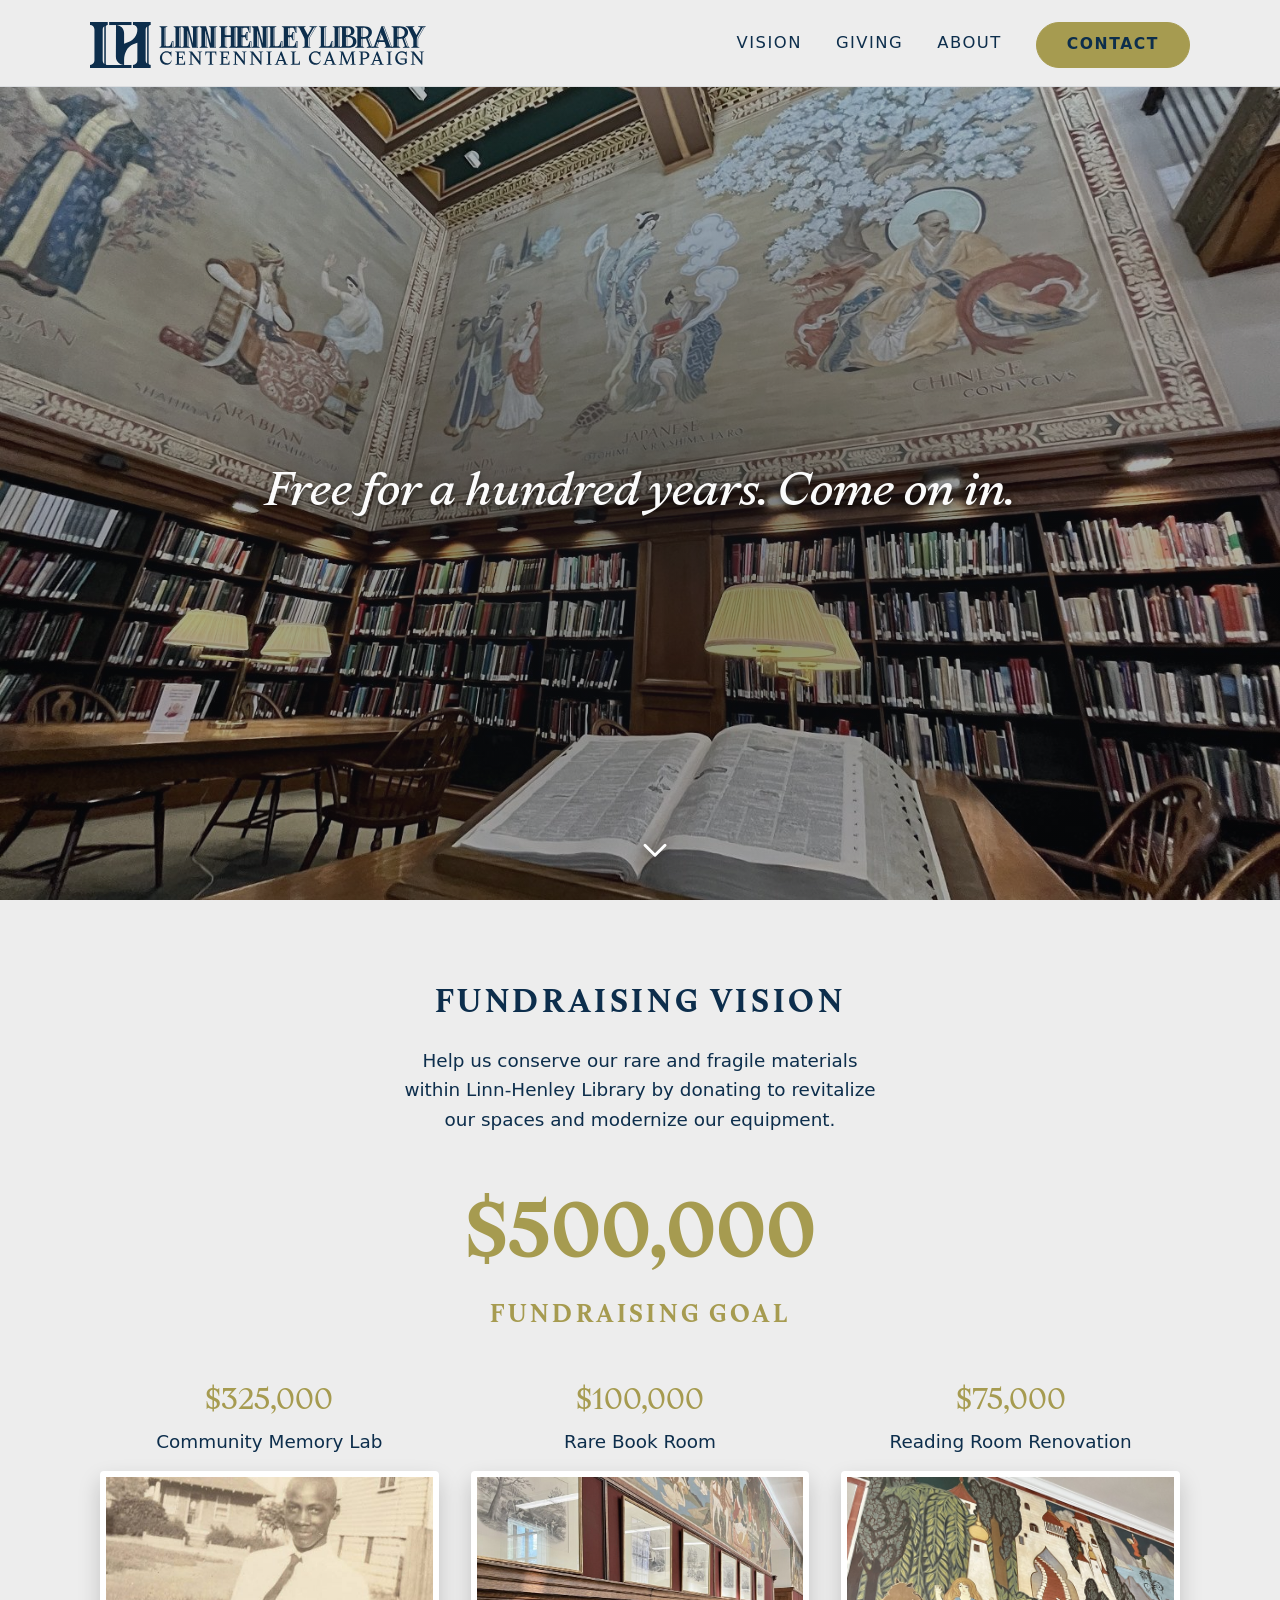
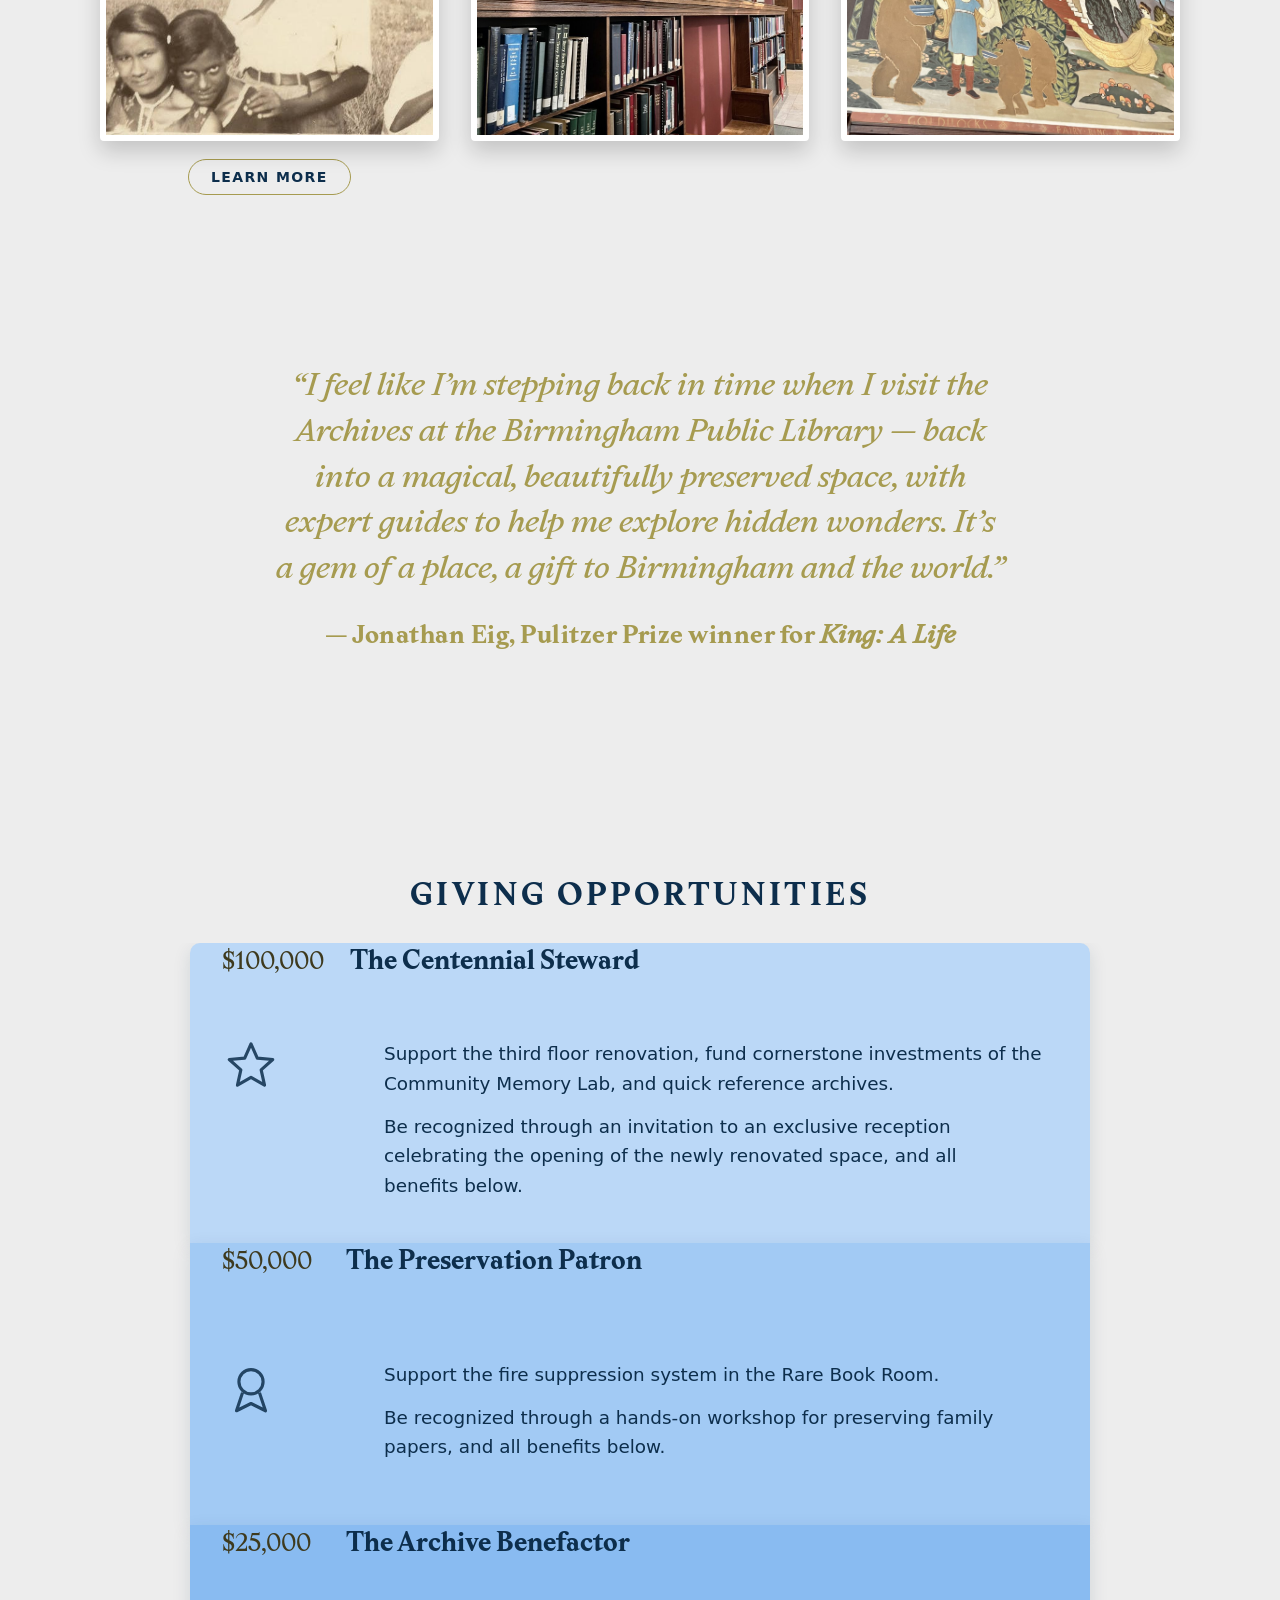
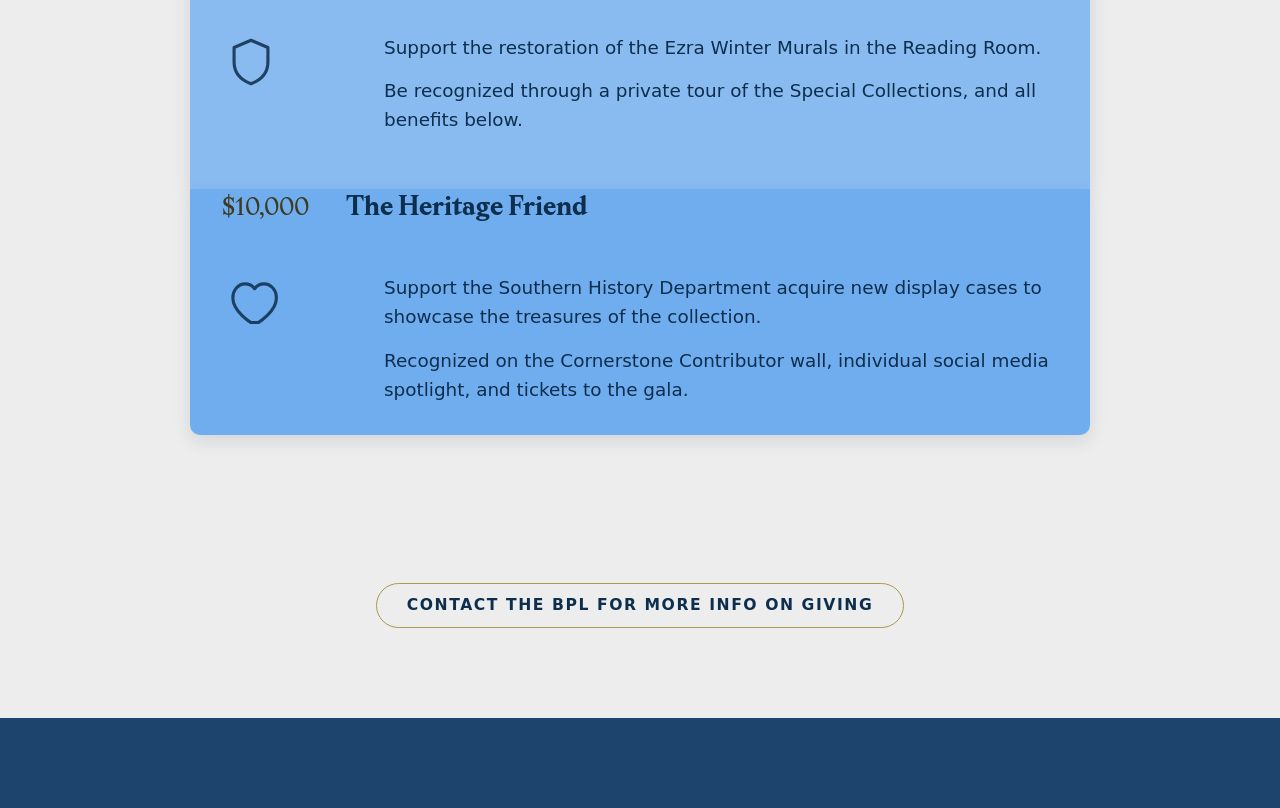
<file: index.html>
<!doctype html>
<html lang="en">
<head>
<meta charset="UTF-8">
<meta name="viewport" content="width=device-width, initial-scale=1.0">
<title>Linn-Henley Centennial — Free for a Hundred Years</title>
<link rel="stylesheet" href="styles.css">
</head>
<body>

<header class="site-header">
  <div class="container">
    <a class="brand" href="index.html">
      <img class="brand-logo" src="images/linn-henley-logo.svg" alt="Linn-Henley Library Centennial Campaign">
    </a>
    <button class="nav-toggle" id="navToggle" aria-label="Toggle menu" aria-expanded="false">
      <span></span><span></span><span></span>
    </button>
    <nav class="main-nav" id="mainNav">
      <a class="nav-link" href="#vision">Vision</a>
      <a class="nav-link" href="#giving">Giving</a>
      <a class="nav-link" href="about.html">About</a>
      <a class="btn btn-solid" href="#" data-open-contact>Contact</a>
    </nav>
  </div>
</header>

<section class="hero" id="hero">
  <div class="hero-fallback" aria-hidden="true" style="background-image:url('images/hero-reading-room.jpg');"></div>
  <p class="hero-copy">Free for a hundred years. Come on in.</p>
  <span class="scroll-cue" aria-hidden="true">
    <svg width="30" height="30" viewBox="0 0 24 24" fill="none"><path d="M4 9l8 8 8-8" stroke="#ffffff" stroke-width="2.4" stroke-linecap="round" stroke-linejoin="round"/></svg>
  </span>
</section>

<section class="vision" id="vision">
  <div class="container">
    <p class="eyebrow section-title">Fundraising Vision</p>
    <p class="lede">Help us conserve our rare and fragile materials within Linn&#8209;Henley Library by donating to revitalize our spaces and modernize our equipment.</p>

    <div class="goal-figure">
      <span class="amount">$500,000</span>
      <span class="amount-label">Fundraising Goal</span>
    </div>

    <div class="project-cols">
      <div class="project-col">
        <span class="fig">$325,000</span>
        <p class="cap">Community Memory Lab</p>
        <div class="thumb thumb-flip" tabindex="0">
          <div class="thumb-flip-inner">
            <div class="thumb-face thumb-front" style="background-image:url('images/memory-lab-family.jpg');">
              <span class="thumb-tap" aria-hidden="true">
                <svg viewBox="0 0 24 24" fill="none"><path d="M4 4v5h5M20 20v-5h-5" stroke="#fff" stroke-width="1.6" stroke-linecap="round" stroke-linejoin="round"/><path d="M4.5 15a8 8 0 0013.9 3.4M19.5 9A8 8 0 005.6 5.6" stroke="#fff" stroke-width="1.6" stroke-linecap="round" stroke-linejoin="round"/></svg>
              </span>
            </div>
            <div class="thumb-face thumb-back">
              <p>The Community Memory Lab will give Birmingham families free access to professional scanners, audio transfer equipment, software, and hosting. You can bring in photographs, documents, and recordings, make digital copies, and take your originals home with you. We project that 600 families a year will use the service. The renovation also expands the Archives onto the third floor, with a quick-reference space for the most heavily used collections.</p>
            </div>
          </div>
        </div>
        <a class="btn btn-outline" href="about.html#memory-lab">Learn More</a>
      </div>
      <div class="project-col">
        <span class="fig">$100,000</span>
        <p class="cap">Rare Book Room</p>
        <div class="thumb thumb-flip" tabindex="0">
          <div class="thumb-flip-inner">
            <div class="thumb-face thumb-front" style="background-image:url('images/rare-book-room-nook.jpg');">
              <span class="thumb-tap" aria-hidden="true">
                <svg viewBox="0 0 24 24" fill="none"><path d="M4 4v5h5M20 20v-5h-5" stroke="#fff" stroke-width="1.6" stroke-linecap="round" stroke-linejoin="round"/><path d="M4.5 15a8 8 0 0013.9 3.4M19.5 9A8 8 0 005.6 5.6" stroke="#fff" stroke-width="1.6" stroke-linecap="round" stroke-linejoin="round"/></svg>
              </span>
            </div>
            <div class="thumb-face thumb-back">
              <p>The Rare Book Room&rsquo;s fire suppression system is obsolete and nonfunctional. A new system uses clean, next-generation extinguishing agents that are colorless, odorless, and leave no residue on library materials. The library that stood in City Hall burned in 1925. This makes sure that never happens again.</p>
            </div>
          </div>
        </div>
      </div>
      <div class="project-col">
        <span class="fig">$75,000</span>
        <p class="cap">Reading Room Renovation</p>
        <div class="thumb thumb-flip" tabindex="0">
          <div class="thumb-flip-inner">
            <div class="thumb-face thumb-front" style="background-image:url('images/reading-room-renovation.jpg');">
              <span class="thumb-tap" aria-hidden="true">
                <svg viewBox="0 0 24 24" fill="none"><path d="M4 4v5h5M20 20v-5h-5" stroke="#fff" stroke-width="1.6" stroke-linecap="round" stroke-linejoin="round"/><path d="M4.5 15a8 8 0 0013.9 3.4M19.5 9A8 8 0 005.6 5.6" stroke="#fff" stroke-width="1.6" stroke-linecap="round" stroke-linejoin="round"/></svg>
              </span>
            </div>
            <div class="thumb-face thumb-back">
              <p>The Ezra Winter murals in the reading room are being restored, and museum-quality display cases will put the Southern History Department&rsquo;s rarest materials on view. When the work is complete, the reading room will open again as a place to study, discover, and work with the city&rsquo;s history.</p>
            </div>
          </div>
        </div>
      </div>
    </div>

    <blockquote class="pull-quote">
      &ldquo;I feel like I&rsquo;m stepping back in time when I visit the Archives at the Birmingham Public Library &mdash; back into a magical, beautifully preserved space, with expert guides to help me explore hidden wonders. It&rsquo;s a gem of a place, a gift to Birmingham and the world.&rdquo;
      <cite>&mdash; Jonathan Eig, Pulitzer Prize winner for <em>King: A Life</em></cite>
    </blockquote>
  </div>
</section>

<section class="giving" id="giving">
  <div class="giving-sticky-title">
    <div class="container">
      <p class="section-title">Giving Opportunities</p>
    </div>
  </div>
  <div class="container">
    <div class="tier-list">
      <div class="tier">
        <div class="tier-head">
          <span class="tier-price">$100,000</span>
          <h3 class="tier-name">The Centennial Steward</h3>
        </div>
        <span class="tier-icon" aria-hidden="true">
          <svg viewBox="0 0 24 24" fill="none"><path d="M12 2l2.6 5.9 6.4.6-4.8 4.3 1.4 6.3L12 15.9 6.4 19.1l1.4-6.3-4.8-4.3 6.4-.6L12 2z" stroke="#0D2E4C" stroke-width="1.3" stroke-linejoin="round"/></svg>
        </span>
        <div class="tier-detail">
          <p>Support the third floor renovation, fund cornerstone investments of the Community Memory Lab, and quick reference archives.</p>
          <p>Be recognized through an invitation to an exclusive reception celebrating the opening of the newly renovated space, and all benefits below.</p>
        </div>
      </div>

      <div class="tier">
        <div class="tier-head">
          <span class="tier-price">$50,000</span>
          <h3 class="tier-name">The Preservation Patron</h3>
        </div>
        <span class="tier-icon" aria-hidden="true">
          <svg viewBox="0 0 24 24" fill="none"><circle cx="12" cy="9" r="5" stroke="#0D2E4C" stroke-width="1.3"/><path d="M8.5 13.5L6 21l6-3 6 3-2.5-7.5" stroke="#0D2E4C" stroke-width="1.3" stroke-linejoin="round"/></svg>
        </span>
        <div class="tier-detail">
          <p>Support the fire suppression system in the Rare Book Room.</p>
          <p>Be recognized through a hands-on workshop for preserving family papers, and all benefits below.</p>
        </div>
      </div>

      <div class="tier">
        <div class="tier-head">
          <span class="tier-price">$25,000</span>
          <h3 class="tier-name">The Archive Benefactor</h3>
        </div>
        <span class="tier-icon" aria-hidden="true">
          <svg viewBox="0 0 24 24" fill="none"><path d="M12 3l7 3v6c0 4.5-3 7.5-7 9-4-1.5-7-4.5-7-9V6l7-3z" stroke="#0D2E4C" stroke-width="1.3" stroke-linejoin="round"/></svg>
        </span>
        <div class="tier-detail">
          <p>Support the restoration of the Ezra Winter Murals in the Reading Room.</p>
          <p>Be recognized through a private tour of the Special Collections, and all benefits below.</p>
        </div>
      </div>

      <div class="tier" id="heritageFriend">
        <div class="tier-head">
          <span class="tier-price">$10,000</span>
          <h3 class="tier-name">The Heritage Friend</h3>
        </div>
        <span class="tier-icon" aria-hidden="true">
          <svg viewBox="0 0 24 24" fill="none"><path d="M12 20.5s-7.5-4.6-7.5-10.2C4.5 6.9 6.9 4.5 9.6 4.5c1.6 0 3 .8 3.9 2 .9-1.2 2.3-2 3.9-2 2.7 0 5.1 2.4 5.1 5.8 0 5.6-7.5 10.2-7.5 10.2z" stroke="#0D2E4C" stroke-width="1.3" stroke-linejoin="round"/></svg>
        </span>
        <div class="tier-detail">
          <p>Support the Southern History Department acquire new display cases to showcase the treasures of the collection.</p>
          <p>Recognized on the Cornerstone Contributor wall, individual social media spotlight, and tickets to the gala.</p>
        </div>
      </div>
    </div>

    <div class="giving-cta">
      <a class="btn btn-outline" href="#" data-open-contact>Contact the BPL for more info on giving</a>
    </div>
  </div>
</section>

<footer class="site-footer"></footer>

<div class="modal-overlay" id="contactModal">
  <div class="modal-box">
    <button class="modal-close" id="closeContact" aria-label="Close">&times;</button>
    <h2>Contact</h2>
    <p class="modal-lede">Have a question about giving, the campaign, or the collection? Send us a note.</p>
    <form id="contactForm" action="https://formsubmit.co/catherine.oseas@cobpl.org" method="POST">
      <input type="text" name="name" placeholder="Name" required>
      <input type="email" name="email" placeholder="Email" required>
      <input type="text" name="subject" placeholder="Subject">
      <textarea name="message" placeholder="Message" required></textarea>
      <!-- FormSubmit config fields: https://formsubmit.co/ -->
      <input type="hidden" name="_subject" value="New message from the Linn-Henley Centennial site">
      <input type="text" name="_honey" style="display:none" tabindex="-1" autocomplete="off">
      <button type="submit" class="btn btn-solid">Send</button>
    </form>
  </div>
</div>

<script src="script.js"></script>
</body>
</html>
</file>
<file: styles.css>
/* ==========================================================================
   Linn-Henley Centennial — shared stylesheet
   ========================================================================== */

@import url('https://fonts.googleapis.com/css2?family=Libre+Baskerville:ital,wght@0,400;0,700;1,400&family=Alex+Brush&display=swap');

@font-face{
  font-family: 'Aguzzo';
  src: url('fonts/Aguzzo-Regular.woff2') format('woff2');
  font-weight: 400;
  font-style: normal;
  font-display: swap;
}
@font-face{
  font-family: 'Aguzzo';
  src: url('fonts/Aguzzo-Bold.woff2') format('woff2');
  font-weight: 700;
  font-style: normal;
  font-display: swap;
}
@font-face{
  font-family: 'Aguzzo';
  src: url('fonts/Aguzzo-RegularItalic.woff2') format('woff2');
  font-weight: 400;
  font-style: italic;
  font-display: swap;
}

:root{
  --cream:        #EDEDED;
  --cream-deep:   #EDEDED;
  --navy:         #0D2E4C;
  --navy-soft:    #0D2E4C;
  --gold:         #A69B50;
  --gold-deep:    #A69B50;
  --gold-on-blue: #3E3A1E; /* same gold family, darkened — keeps tier prices and stat-card numbers
    at a legible contrast against the new light-blue card backgrounds, where the flat
    #A69B50 gold drops to roughly 1.2–1.9:1 (well under the 4.5:1 AA minimum) */
  --gold-pale:    #A69B50;
  --slate:        #1D446D;
  --slate-deep:   #62748c;
  --grey-block:   #d9d9d9;
  --tier-1:       #BBD8F7;
  --tier-2:       #A2CAF4;
  --tier-3:       #89BBF1;
  --tier-4:       #70ADEE;
  --accent-blue:  #BBD8F7; /* flat card-accent blue: By the Numbers stat cards + Community Memory Lab icons */
  --ink:          #0D2E4C;
  --shadow-soft:  0 6px 18px rgba(13,46,76,0.12);
  --shadow-photo: 0 10px 22px rgba(0,0,0,0.18);
  --serif:        'Aguzzo', 'Baskerville', 'Baskerville Old Face', 'Libre Baskerville', 'Times New Roman', serif;
  --serif-body:   'Aguzzo', 'Baskerville', 'Baskerville Old Face', 'Libre Baskerville', 'Georgia', serif;
  --sans:         'Avenir', 'Avenir Next', 'Century Gothic', 'Segoe UI', system-ui, -apple-system, sans-serif;
  --script:       'Alex Brush', cursive;
  --max: 1180px;
}

*, *::before, *::after{ box-sizing: border-box; }

html{
  scroll-behavior: smooth;
  font-size: 20px; /* was the 16px browser default — bumps every rem-based size up */
}

body{
  margin: 0;
  background: var(--cream);
  color: var(--navy);
  font-family: var(--sans);
  font-size: 22px;
  line-height: 1.6;
  -webkit-font-smoothing: antialiased;
}

/* Any in-page anchor target clears the sticky header when scrolled to. */
[id]{ scroll-margin-top: var(--header-h, 96px); }

/* Headlines, labels, and quotes keep the serif display faces used
   throughout the site; flowing copy (plain <p> tags, inheriting body's
   sans-serif) gets a text-wrap that avoids single-word orphan lines.
   text-wrap:balance evens out short headline/label blocks the same way. */
h1, h2, h3,
blockquote,
.section-title,
.eyebrow,
.lede,
.hero-copy,
.cap,
.amount-label{
  text-wrap: balance;
}
p{
  text-wrap: pretty;
}

img{ max-width: 100%; display: block; }

a{ color: inherit; text-decoration: none; }

.container{
  max-width: var(--max);
  margin: 0 auto;
  padding: 0 40px;
}

.eyebrow{
  font-family: var(--serif);
  font-weight: 600;
  letter-spacing: 0.14em;
  text-transform: uppercase;
  font-size: 0.82rem;
  color: var(--navy);
}

.section-title{
  font-family: var(--serif);
  font-weight: 600;
  text-transform: uppercase;
  letter-spacing: 0.12em;
  font-size: 1.5rem;
  color: var(--navy);
  text-align: center;
  margin: 0 0 18px;
}

.lede{
  text-align: center;
  max-width: 560px;
  margin: 0 auto 46px;
  color: var(--navy-soft);
  font-size: 0.92rem;
}

/* ---------- buttons ---------- */
.btn{
  display: inline-flex;
  align-items: center;
  justify-content: center;
  line-height: 1;
  font-family: var(--sans);
  text-transform: uppercase;
  letter-spacing: 0.1em;
  font-size: 0.78rem;
  font-weight: 600;
  padding: 14px 30px;
  border-radius: 999px;
  border: 1.5px solid var(--gold-deep);
  cursor: pointer;
  transition: transform 0.15s ease, box-shadow 0.15s ease, background 0.2s ease;
}
.btn-solid{
  background: var(--gold-pale);
  color: var(--navy);
}
.btn-solid:hover{
  background: var(--gold);
  transform: translateY(-1px);
  box-shadow: var(--shadow-soft);
}
.btn-outline{
  background: transparent;
  color: var(--navy);
  border-color: var(--gold);
}
.btn-outline:hover{
  background: rgba(166,155,80,0.12);
}

/* ---------- header / nav ---------- */
.site-header{
  background: var(--cream);
  position: sticky;
  top: 0;
  z-index: 40;
  border-bottom: 1px solid rgba(13,46,76,0.08);
}
.site-header .container{
  display: flex;
  align-items: center;
  justify-content: space-between;
  padding-top: 22px;
  padding-bottom: 18px;
}
.brand{
  line-height: 1;
  display: flex;
  align-items: center;
}
.brand .brand-logo{
  display: block;
  height: 46px;
  width: auto;
}

.main-nav{
  display: flex;
  align-items: center;
  gap: 34px;
}
.main-nav a.nav-link{
  font-family: var(--sans);
  text-transform: uppercase;
  letter-spacing: 0.09em;
  font-size: 0.82rem;
  color: var(--navy);
  align-self: center;
}
.main-nav a.nav-link:not(.btn){
  padding-bottom: 4px;
  border-bottom: 1px solid transparent;
  line-height: normal;
}
.main-nav a.nav-link:not(.btn):hover,
.main-nav a.nav-link:not(.btn)[aria-current="page"]{
  border-bottom-color: var(--navy);
}

.nav-toggle{
  display: none;
  background: none;
  border: none;
  cursor: pointer;
  padding: 6px;
}
.nav-toggle span{
  display: block;
  width: 26px;
  height: 2px;
  background: var(--navy);
  margin: 5px 0;
}

/* ---------- hero ---------- */
.hero{
  position: relative;
  min-height: calc(100vh - var(--header-h, 96px));
  background: linear-gradient(180deg, #dedede 0%, #d3d3d3 100%);
  display: flex;
  align-items: center;
  justify-content: center;
  overflow: hidden;
}
.hero video,
.hero .hero-fallback{
  position: absolute;
  inset: 0;
  width: 100%;
  height: 100%;
  object-fit: cover;
}
.hero .hero-fallback{
  /* Real photo is set inline (background-image) once available; this
     gradient is only the pre-photo/no-JS fallback fill. */
  background-color: #d9d9d9;
  background-image: repeating-linear-gradient(135deg, #d9d9d9 0px, #d9d9d9 40px, #dedede 40px, #dedede 80px);
  background-size: cover;
  background-position: center;
  background-repeat: no-repeat;
}
.hero::after{
  content: "";
  position: absolute;
  inset: 0;
  /* Darkens toward the center, where the tagline sits, so the italic
     white text stays legible over a busy, light-toned photo without
     flattening the whole hero image into a uniform dark wash. */
  background: radial-gradient(ellipse at center, rgba(18,22,28,0.58) 0%, rgba(18,22,28,0.38) 45%, rgba(18,22,28,0.22) 100%);
}
.hero-copy{
  position: relative;
  z-index: 2;
  color: #fbfbfb;
  font-family: var(--serif-body);
  font-style: italic;
  font-size: clamp(1.6rem, 3.4vw, 2.6rem);
  text-align: center;
  padding: 0 24px;
  text-shadow: 0 2px 6px rgba(0,0,0,0.55), 0 6px 26px rgba(0,0,0,0.4);
}

/* Scroll cue — a small chevron pinned to the bottom of the hero, nudging
   the visitor to keep scrolling. drop-shadow (rather than text-shadow)
   follows the chevron's own SVG stroke shape, so it stays legible over
   any part of the photo behind it. */
.scroll-cue{
  position: absolute;
  left: 50%;
  bottom: clamp(20px, 4vh, 40px);
  z-index: 2;
  display: block;
  filter: drop-shadow(0 2px 6px rgba(0,0,0,0.5)) drop-shadow(0 6px 14px rgba(0,0,0,0.35));
  animation: scrollCueBob 2.4s ease-in-out infinite;
}
.scroll-cue svg{ display: block; }
@keyframes scrollCueBob{
  0%, 100%{ transform: translate(-50%, 0); }
  50%{ transform: translate(-50%, 10px); }
}
@media (prefers-reduced-motion: reduce){
  .scroll-cue{ animation: none; }
}

/* ---------- fundraising vision ---------- */
.vision{
  padding: 80px 0 60px;
}
.goal-figure{
  text-align: center;
  margin: 30px 0 46px;
}
.goal-figure .amount{
  display: block;
  font-family: var(--serif);
  font-size: clamp(2.6rem, 6vw, 3.6rem);
  color: var(--gold);
  font-weight: 600;
}
.goal-figure .amount-label{
  display: block;
  font-family: var(--serif);
  font-weight: 600;
  text-transform: uppercase;
  letter-spacing: 0.14em;
  font-size: 1.15rem;
  color: var(--gold-deep);
  margin-top: 2px;
}

.project-cols{
  display: grid;
  grid-template-columns: repeat(3, 1fr);
  gap: 32px;
  max-width: 1080px;
  margin: 0 auto;
  padding-bottom: 40px;
}
.project-col{ text-align: center; }
.project-col .fig{
  font-family: var(--serif);
  font-size: 1.4rem;
  color: var(--gold);
}
.project-col .cap{
  font-size: 0.92rem;
  color: var(--navy-soft);
  margin: 2px 0 14px;
}
.project-col .thumb{
  aspect-ratio: 5 / 4;
  position: relative;
}
.project-col .btn{
  margin-top: 18px;
  font-size: 0.7rem;
  padding: 10px 22px;
}

/* Flip cards for the three project thumbs — tap/click or hover/focus
   (keyboard) flips the card over to reveal the detail copy on its back,
   in place of the old hover-triggered tooltip. */
.thumb-flip{ perspective: 1400px; cursor: pointer; }
.thumb-flip-inner{
  position: relative;
  width: 100%;
  height: 100%;
  transition: transform 0.6s cubic-bezier(0.4, 0.2, 0.2, 1);
  transform-style: preserve-3d;
}
/* .is-flipped (toggled in script.js) covers a tap or a keyboard
   Enter/Space. :hover is scoped to (hover:hover) and (pointer:fine) — a
   real mouse — rather than left unscoped: touchscreen browsers routinely
   apply :hover to whatever was just tapped and leave it "stuck" there
   until something else is tapped, which would make a second tap look
   like it does nothing. :focus-within is deliberately not used either,
   for the same reason — a tapped card stays focused afterward. */
@media (hover: hover) and (pointer: fine){
  .thumb-flip:hover .thumb-flip-inner{
    transform: rotateY(180deg);
  }
}
.thumb-flip.is-flipped .thumb-flip-inner{
  transform: rotateY(180deg);
}
.thumb-face{
  position: absolute;
  inset: 0;
  border-radius: 4px;
  border: 6px solid #fff;
  box-shadow: var(--shadow-photo);
  backface-visibility: hidden;
  -webkit-backface-visibility: hidden;
}
.thumb-front{
  background-color: var(--grey-block);
  background-size: cover;
  background-position: center;
  background-repeat: no-repeat;
}
.thumb-back{
  background: var(--navy);
  color: var(--cream);
  transform: rotateY(180deg);
  display: flex;
  align-items: flex-start;
  overflow-y: auto;
  padding: 20px 22px;
  scrollbar-width: thin;
  scrollbar-color: rgba(237,237,237,0.35) transparent;
}
.thumb-back::-webkit-scrollbar{
  width: 8px;
}
.thumb-back::-webkit-scrollbar-track{
  background: transparent;
}
.thumb-back::-webkit-scrollbar-thumb{
  background-color: rgba(237,237,237,0.35);
  border-radius: 10px;
  border: 2px solid var(--navy);
}
.thumb-back::-webkit-scrollbar-thumb:hover{
  background-color: rgba(237,237,237,0.55);
}
.thumb-back p{
  font-family: var(--sans);
  font-size: 0.92rem;
  line-height: 1.55;
  text-align: left;
  text-wrap: pretty;
  margin: 0;
}
/* Tap-to-flip affordance for the three Fundraising Vision photos. Shown
   by default (touch devices, and as a safe fallback anywhere hover isn't
   available); the (hover:hover) and (pointer:fine) block above hides it
   for real mice, since hover already reveals the flip there. It lives
   inside .thumb-front rather than .thumb-flip itself so it disappears
   along with the front face — via that face's own backface-visibility —
   once a visitor taps and the card turns around. */
.thumb-tap{
  position: absolute;
  right: 12px;
  bottom: 12px;
  width: 34px;
  height: 34px;
  border-radius: 50%;
  background: rgba(13,46,76,0.72);
  display: flex;
  align-items: center;
  justify-content: center;
}
.thumb-tap svg{ width: 16px; height: 16px; }
/* This has to come after the .thumb-tap rule above (not just the earlier
   .thumb-flip:hover block) — same specificity, so whichever display value
   is declared LAST in the file wins the cascade for real-mouse visitors. */
@media (hover: hover) and (pointer: fine){
  .thumb-tap{ display: none; }
}
blockquote.pull-quote{
  max-width: 860px;
  margin: 0 auto 120px;
  padding-top: 130px;
  text-align: center;
  font-family: var(--serif-body);
  font-style: italic;
  font-size: clamp(1.45rem, 2.3vw, 2.15rem);
  line-height: 1.55;
  color: var(--gold);
}
blockquote.pull-quote cite{
  display: block;
  margin-top: 24px;
  font-style: normal;
  font-weight: 600;
  font-size: 1.2rem;
  letter-spacing: 0.02em;
  color: var(--gold-deep);
}

/* ---------- giving opportunities ---------- */
.giving{ padding: 20px 0 90px; }

/* Section title pins under the site header while the tiers scroll beneath
   it, echoing the "Revolutionary Mobile Waste Management Solution" title
   on saapro.ae's "why saapro" section. */
.giving-sticky-title{
  position: sticky;
  top: var(--header-h, 96px);
  z-index: 50;
  background: var(--cream);
  padding: 18px 0 22px;
}
.giving-sticky-title .section-title{ margin: 0; }

/* Sticky "stacking cards" list — each tier pins under the previous tier's
   head row (and under the sticky title above) as you scroll, echoing the
   saapro.ae "why saapro" cards: collapsed cards leave only their price +
   title peeking above the active, fully-expanded card underneath.
   Exact `top` offsets, z-index, and trailing scroll room are computed and
   applied by script.js (setupGivingStack) so this keeps working whatever
   the rendered header/title/head-row heights turn out to be; the values
   below are just a same-ballpark fallback for the instant before JS runs. */
:root{
  --tier-head-h: 84px;
}
.tier-list{
  max-width: 900px;
  margin: 0 auto;
  border-radius: 10px;
}
.tier{
  position: sticky;
  display: grid;
  grid-template-columns: 130px 1fr;
  grid-template-rows: auto auto;
  column-gap: 32px;
  padding: 0 32px 30px;
  transition: filter 0.2s ease;
  box-shadow: var(--shadow-soft);
}
.tier:first-child{ border-top-left-radius: 10px; border-top-right-radius: 10px; }
.tier.tier-step-4{ border-bottom-left-radius: 10px; border-bottom-right-radius: 10px; }

/* Real (non-padding) trailing height inside .tier-list so the last tier's
   sticky containing block actually extends past its own box — see
   setupGivingStack in script.js for why this can't be padding instead.
   Invisible: no background of its own, and it sits behind the last
   tier's higher z-index the entire time it would otherwise be visible. */
.tier-dwell-spacer{ pointer-events: none; }

/* All four tiers are direct children of .tier-list and share it as their
   sticky containing block — the classic "stacking cards" setup: each
   earlier, lower-z-index tier stays stuck underneath the ones stacking on
   top of it for as long as .tier-list has height left below it, which is
   what makes them genuinely overlap rather than leave a gap. These are
   addressed by an explicit class set by JS (rather than :nth-child)
   because setupGivingStack also gives .tier-list some extra trailing
   height for the last tier's own dwell time, and JS is what computes it. */
.tier.tier-step-1{ background: var(--tier-1); top: calc(var(--header-h, 96px) + 76px); z-index: 1; }
.tier.tier-step-2{ background: var(--tier-2); top: calc(var(--header-h, 96px) + 76px + var(--tier-head-h)); z-index: 2; }
.tier.tier-step-3{ background: var(--tier-3); top: calc(var(--header-h, 96px) + 76px + var(--tier-head-h) * 2); z-index: 3; }
.tier.tier-step-4{ background: var(--tier-4); top: calc(var(--header-h, 96px) + 76px + var(--tier-head-h) * 3); z-index: 4; }

.tier:hover{ filter: brightness(1.03); }

.tier .tier-head{
  grid-column: 1 / -1;
  display: flex;
  align-items: baseline;
  gap: 26px;
  height: var(--tier-head-h);
}
.tier .tier-price{
  font-family: var(--serif);
  font-size: 1.15rem;
  color: var(--gold-on-blue);
  white-space: nowrap;
  min-width: 98px;
}
.tier .tier-name{
  font-family: var(--serif);
  font-weight: 600;
  font-size: 1.25rem;
  color: var(--navy);
  margin: 0;
}

.tier .tier-icon{
  grid-column: 1;
  width: 58px;
  height: 58px;
  opacity: 0.85;
}
.tier .tier-icon svg{ width: 100%; height: 100%; }

.tier .tier-detail{
  grid-column: 2;
  font-size: 0.92rem;
  color: var(--navy);
}
.tier .tier-detail p{ margin: 0 0 14px; }
.tier .tier-detail p:last-child{ margin-bottom: 0; }

.giving-cta{ text-align: center; padding-top: 30px; }

/* ---------- footer ---------- */
.site-footer{
  background: var(--slate);
  height: 90px;
}

/* ---------- about page ---------- */
.about-intro{
  padding: 70px 0 0;
}
.about-intro .about-grid{
  display: grid;
  grid-template-columns: 320px 1fr;
  gap: 46px;
  align-items: stretch;
}
.about-intro .thumb{
  background-color: var(--grey-block);
  background-size: cover;
  background-position: center;
  background-repeat: no-repeat;
  min-height: 100%;
  box-shadow: var(--shadow-photo);
}
.about-intro h1{
  font-family: var(--serif);
  font-weight: 600;
  text-transform: uppercase;
  letter-spacing: 0.12em;
  font-size: 1.55rem;
  margin: 0 0 16px;
}
.about-intro p{ margin: 0 0 14px; color: var(--navy); font-size: 0.92rem; }

/* timeline — pins in place while the track slides horizontally as the
   page scrolls, echoing the numbered-steps section on saapro.ae. Entries
   alternate above/below a stationary dashed line (JS sets the exact
   heights/padding so both sides hug the line regardless of how much
   copy each entry has); the line itself doesn't travel with the track,
   only the entries slide along it. */
.timeline-wrap{
  position: relative;
  /* JS (recalcTimeline) sets the real height = pin height + however far
     the track needs to travel; this is just a pre-JS fallback. */
  height: 640px;
}
.timeline-pin{
  position: sticky;
  top: var(--header-h, 96px);
  height: 460px; /* pre-JS fallback; recalcTimeline sets the real height */
  overflow: hidden;
  display: flex;
  align-items: center;
}
.timeline-pin .container{ width: 100%; }
.timeline{
  position: relative;
  overflow: hidden;
}
.timeline-line{
  position: absolute;
  left: 0;
  right: 0;
  top: 50%; /* JS overrides with the exact px once content is measured */
  border-top: 2px dashed var(--gold);
}
.timeline-track{
  display: flex;
  align-items: flex-start; /* prevents flex's default row-stretch from forcing every
    item to the height of the tallest one BEFORE JS measures each item's true
    content height — without this, layoutTimelineAlternate's maxAbove/maxBelow
    measurement reads every item as pre-stretched to match the tallest sibling,
    wildly overstating how much vertical room short entries actually need. */
  gap: 110px;
  will-change: transform;
  position: relative;
}
.t-item{
  position: relative;
  flex: 0 0 300px;
  text-align: left;
  display: flex;
  flex-direction: column;
}
/* below-the-line entries stack down from the line; above-the-line
   entries bottom-align so they end right at the line. Exact height and
   padding are set by JS (layoutTimelineAlternate) once content heights
   are known. */
.t-item.t-below{ justify-content: flex-start; }
.t-item.t-above{ justify-content: flex-end; }
.t-item .year{
  font-family: var(--serif);
  font-size: 1.5rem;
  color: var(--gold);
  display: block;
  margin-bottom: 6px;
}
.t-item h3{
  font-family: var(--serif);
  font-weight: 600;
  font-size: 1.02rem;
  margin: 0 0 6px;
  color: var(--navy);
}
.t-item p{ margin: 0; font-size: 0.92rem; color: var(--navy-soft); }

/* notable holdings — scattered, overlapping photo collage */
.holdings{ padding: 20px 0 70px; }
.holdings-list{
  display: grid;
  grid-template-columns: 360px 1fr;
  gap: 10px 60px;
  max-width: 970px;
  margin: 40px auto 0;
}
.holdings-photos{
  grid-column: 1;
  position: relative;
  height: 840px;
}
.hphoto{
  position: absolute;
  background: var(--grey-block);
  box-shadow: var(--shadow-photo);
  border: 6px solid #fff;
  transition: transform 0.3s ease, z-index 0.3s ease;
}
.hphoto.hphoto-photo{
  background-size: cover;
  background-position: center;
  background-repeat: no-repeat;
}
.hphoto:hover{ transform: rotate(0deg) scale(1.06) !important; z-index: 20 !important; }

/* left/width/height/rotation vary per photo for the scattered-collage look;
   `top` is set by JS (layoutHoldingPhotos) to align each photo with the
   vertical center of its matching caption in .holdings-copy. */
.hphoto:nth-child(1){ left: 35px; width: 180px; height: 180px; transform: rotate(-8deg); z-index: 1; }
.hphoto:nth-child(2){ left: 85px; width: 240px; height: 240px; transform: rotate(6deg);  z-index: 2; }
.hphoto:nth-child(3){ left: 10px; width: 160px; height: 160px; transform: rotate(-10deg); z-index: 3; }
.hphoto:nth-child(4){ left: 80px; width: 260px; height: 260px; transform: rotate(5deg);  z-index: 4; }
.hphoto:nth-child(5){ left: 28px; width: 190px; height: 190px; transform: rotate(-6deg); z-index: 5; }
.hphoto:nth-child(6){ left: 78px; width: 230px; height: 230px; transform: rotate(8deg);  z-index: 6; }

.holdings-copy{
  grid-column: 2;
  display: flex;
  flex-direction: column;
  gap: 46px;
  padding: 6px 0;
}
.holding-text h3{
  font-family: var(--serif);
  font-weight: 600;
  font-size: 1.08rem;
  margin: 0 0 6px;
  color: var(--navy);
}
.holding-text h3 em{ font-style: italic; }
.holding-text p{ margin: 0; color: var(--navy-soft); font-size: 0.92rem; }

/* notable holdings — mobile: the scattered collage above reads as a jumble
   at phone width, so below 700px it's replaced by this plain vertical
   stack of full-width photo + caption pairs, each one tappable to view
   the photo larger (see script.js "notable holdings mobile lightbox").
   Hidden by default; the 700px breakpoint below is what shows it (and
   hides .holdings-list in its place). */
.holdings-mobile{ display: none; }
.holdings-mobile-item{
  display: block;
  width: 100%;
  text-align: left;
  background: none;
  border: 0;
  padding: 0;
  font: inherit;
  color: inherit;
  cursor: pointer;
}
.holdings-mobile-item .hm-photo{
  display: block;
  width: 100%;
  height: 240px;
  border-radius: 10px;
  background: var(--grey-block);
  background-size: cover;
  background-position: center;
  background-repeat: no-repeat;
  box-shadow: var(--shadow-photo);
  margin-bottom: 14px;
  position: relative;
}
.holdings-mobile-item.hm-crop-top .hm-photo{ background-position: top; }
.holdings-mobile-item .hm-tap{
  position: absolute;
  right: 12px;
  bottom: 12px;
  width: 34px;
  height: 34px;
  border-radius: 50%;
  background: rgba(13,46,76,0.72);
  color: #fff;
  display: flex;
  align-items: center;
  justify-content: center;
  font-size: 1.05rem;
  line-height: 1;
}
.holdings-mobile-item h3{
  font-family: var(--serif);
  font-weight: 600;
  font-size: 1.08rem;
  margin: 0 0 6px;
  color: var(--navy);
}
.holdings-mobile-item h3 em{ font-style: italic; }
.holdings-mobile-item p{ margin: 0; color: var(--navy-soft); font-size: 0.92rem; }

/* tap-to-view lightbox (Notable Holdings mobile only) — reuses the same
   .modal-overlay fade/backdrop and .modal-close button as the contact
   modal, with its own box since it just frames an image. */
.lightbox-box{
  position: relative;
  max-width: 92vw;
  max-height: 86vh;
}
.lightbox-box img{
  display: block;
  max-width: 92vw;
  max-height: 86vh;
  border-radius: 8px;
  box-shadow: 0 20px 50px rgba(0,0,0,0.35);
}
.lightbox-box .modal-close{
  top: -38px;
  right: 0;
  color: #fff;
  font-size: 1.7rem;
}

/* by the numbers */
/* by the numbers — the title pins under the header (echoing the Giving
   Opportunities title above) while, beneath it, the stat cards start
   gathered into a small offset/rotated 3D stack and fan out into their
   row as the pinned section scrolls through its runway — each card
   peeling off on its own staggered beat. All positioning math (the
   pull-to-center offsets, the runway height, the title's stack-under
   offset) is computed by script.js (layoutNumbersStack) so it holds up
   under any font size, card count, or viewport. */
/* No overflow:hidden here — an ancestor of a position:sticky element
   with non-visible overflow changes its sticky containing block and
   breaks the pinned title below. .numbers-pin already clips the
   stacked cards, so nothing needs to be hidden at this level. */
.numbers{ padding: 20px 0 70px; }

.numbers-sticky-title{
  position: sticky;
  top: var(--header-h, 96px);
  z-index: 30;
  background: var(--cream);
  padding: 18px 0 10px;
}
.numbers-sticky-title .section-title{ margin: 0; }

.numbers-pin-wrap{
  position: relative;
  height: 1000px; /* pre-JS fallback; layoutNumbersStack sets the real runway */
}
.numbers-pin{
  position: sticky;
  top: calc(var(--header-h, 96px) + 70px); /* pre-JS fallback */
  height: 420px; /* pre-JS fallback; layoutNumbersStack pads this for tilt */
  display: flex;
  align-items: center;
  overflow: hidden;
}
.numbers-pin .container{ width: 100%; }

.stat-row{
  display: flex;
  justify-content: center;
  gap: 60px;
  /* Stays on one line at every width the gather/reveal effect can run at
     (see layoutNumbersStack in script.js, active from 900px up) — cards
     shrink smoothly via flex-shrink instead of wrapping to a second line,
     since the effect's math assumes a single row and a wrapped layout
     broke it. Below 900px this rule doesn't matter: CSS drops the row to
     a plain static stacked column (see the max-width:900px block). */
  flex-wrap: nowrap;
}
.stat-card{
  background: var(--accent-blue);
  border-radius: 14px;
  width: 230px;
  min-width: 0; /* let flex-shrink go below the number's own intrinsic width */
  flex-shrink: 1;
  min-height: 190px;
  padding: 30px 24px;
  text-align: center;
  box-shadow: var(--shadow-soft);
  will-change: transform;
  /* Smooths the steps between scroll-event updates — real trackpads/
     wheels report scroll position in a handful of chunky jumps rather
     than many small ones, so without this the cards would visibly
     "snap" between stacked and revealed instead of gliding. */
  transition: transform 0.2s cubic-bezier(.2,.8,.2,1);
}
.stat-card .num{
  font-family: var(--serif);
  font-size: 2.3rem;
  color: var(--gold-on-blue);
  display: block;
}
.stat-card p{ margin: 8px 0 0; font-size: 0.92rem; color: var(--navy); }

/* community memory lab — each subsection gets an icon on the left with the
   copy shifted right of it, matching the original screenshots. */
.memory-lab{ padding: 10px 0 90px; }
.memory-lab .inner{ max-width: 720px; margin: 0 auto; }
.memory-lab-item{
  display: flex;
  align-items: flex-start;
  gap: 26px;
  margin-top: 34px;
}
.memory-lab-item:first-of-type{ margin-top: 30px; }
.ml-icon{
  flex: none;
  width: 50px;
  height: 50px;
  border-radius: 50%;
  background: var(--accent-blue);
  display: flex;
  align-items: center;
  justify-content: center;
}
.ml-icon svg{ width: 24px; height: 24px; }
.ml-copy{ flex: 1; min-width: 0; }
.memory-lab h3{
  font-family: var(--serif);
  font-weight: 600;
  font-size: 1.05rem;
  margin: 0 0 6px;
  color: var(--navy);
}
.memory-lab .ml-copy p{ margin: 0 0 4px; font-size: 0.92rem; }
.memory-lab .cta-wrap{ text-align: center; margin-top: 30px; }

/* ---------- contact modal ---------- */
.modal-overlay{
  position: fixed;
  inset: 0;
  background: rgba(117,135,160,0.92);
  display: flex;
  align-items: center;
  justify-content: center;
  z-index: 100;
  opacity: 0;
  pointer-events: none;
  transition: opacity 0.25s ease;
}
.modal-overlay.open{
  opacity: 1;
  pointer-events: auto;
}
.modal-box{
  background: var(--cream);
  width: min(440px, 90vw);
  border-radius: 6px;
  padding: 40px 36px 34px;
  position: relative;
  box-shadow: 0 20px 50px rgba(0,0,0,0.3);
  transform: translateY(14px);
  transition: transform 0.25s ease;
}
.modal-overlay.open .modal-box{ transform: translateY(0); }
.modal-close{
  position: absolute;
  top: 14px;
  right: 16px;
  background: none;
  border: none;
  font-size: 1.3rem;
  color: var(--navy);
  cursor: pointer;
  line-height: 1;
}
.modal-box h2{
  font-family: var(--serif);
  font-weight: 600;
  text-transform: uppercase;
  letter-spacing: 0.12em;
  text-align: center;
  font-size: 1.1rem;
  margin: 0 0 10px;
  color: var(--navy);
}
.modal-box .modal-lede{
  text-align: center;
  font-size: 0.92rem;
  color: var(--navy-soft);
  margin: 0 0 22px;
}
.modal-box form{
  display: flex;
  flex-direction: column;
  gap: 12px;
}
.modal-box input,
.modal-box textarea{
  width: 100%;
  border: none;
  border-radius: 4px;
  background: var(--tier-3);
  padding: 12px 14px;
  font-family: var(--sans);
  font-size: 1rem;
  color: var(--navy);
}
.modal-box input::placeholder,
.modal-box textarea::placeholder{ color: rgba(13,46,76,0.55); }
.modal-box textarea{ min-height: 110px; resize: vertical; }
.modal-box .btn{ align-self: center; margin-top: 6px; }

/* ---------- responsive ---------- */
@media (max-width: 900px){
  .about-intro .about-grid{ grid-template-columns: 1fr; }
  /* min-height:100% (used for the two-column layout, where the grid row
     is stretched to match the text column's height) resolves to nothing
     once the grid drops to a single column — the row's height is then
     just the photo's own content height, which is zero for a background-
     image div, so the photo silently disappeared. Give it a real height
     instead so it shows at the top of the page as its own row. */
  .about-intro .thumb{ min-height: 0; height: 260px; margin-bottom: 8px; }
  .project-cols{ grid-template-columns: 1fr 1fr; }
  /* below ~900px the pin/horizontal-scroll effect is dropped in favor of a
     simple static stacked column — JS (recalcTimeline) also detects this
     breakpoint and resets the track's transform/height to match. */
  .timeline-wrap{ height: auto !important; }
  .timeline-pin{ position: static; height: auto; overflow: visible; display: block; }
  .timeline{ padding-top: 10px; overflow: visible; }
  .timeline-track{ flex-direction: column; gap: 46px; transform: none !important; }
  .t-item{ max-width: 100%; flex-basis: auto; height: auto !important; padding: 0 !important; }
  .t-item.t-above{ justify-content: flex-start; }
  .timeline-line{ display: none; }
  .holdings-list{ grid-template-columns: 220px 1fr; gap: 10px 28px; }
  .hphoto:nth-child(1){ left: 17px; width: 120px; height: 120px; }
  .hphoto:nth-child(2){ left: 50px; width: 160px; height: 160px; }
  .hphoto:nth-child(3){ left: 5px;  width: 108px; height: 108px; }
  .hphoto:nth-child(4){ left: 47px; width: 172px; height: 172px; }
  .hphoto:nth-child(5){ left: 15px; width: 128px; height: 128px; }
  .hphoto:nth-child(6){ left: 45px; width: 152px; height: 152px; }
  /* below ~900px the pin/stack-reveal effect is dropped in favor of a
     plain static title + stacked cards — JS (layoutNumbersStack) also
     detects this breakpoint and resets the cards' transform to match. */
  .numbers-sticky-title{ position: static; padding: 0 0 10px; }
  .numbers-pin-wrap{ height: auto !important; }
  .numbers-pin{ position: static; height: auto; overflow: visible; display: block; }
  /* The row itself still needs to actually become a column here — the
     rules above only undo the sticky/pin positioning, they don't touch
     .stat-row's own flex direction (it's a row with flex-wrap:nowrap for
     the desktop shrink-to-fit behavior, see the base rule above). Without
     this, cards were shrinking to fit side-by-side on mobile instead of
     stacking, which isn't the intended static fallback layout. */
  .stat-row{ flex-direction: column; align-items: center; gap: 20px; }
  .stat-card{
    transform: none !important;
    width: 100%;
    max-width: 320px;
    flex-shrink: 0; /* flex-shrink acts on height in a column, not width — not wanted here */
  }
}

@media (max-width: 700px){
  .brand .brand-logo{
    height: 32px;
  }
  .main-nav{
    position: fixed;
    top: 74px;
    left: 0; right: 0;
    background: var(--cream);
    flex-direction: column;
    align-items: flex-start;
    padding: 20px 40px 30px;
    gap: 18px;
    border-bottom: 1px solid rgba(13,46,76,0.08);
    transform: translateY(-130%);
    transition: transform 0.25s ease;
  }
  .main-nav.open{ transform: translateY(0); }
  .main-nav .btn-solid{ align-self: center; }
  .nav-toggle{ display: block; }
  /* "Fundraising Vision," "Giving Opportunities," "Notable Holdings,"
     "By the Numbers," and "The Community Memory Lab" all share this
     class — sizing it down here covers every one of them at once. */
  .section-title{ font-size: 1.05rem; letter-spacing: 0.09em; }
  blockquote.pull-quote{ font-size: 1.2rem; }
  .about-intro h1{ font-size: 1.15rem; }
  .project-cols{ grid-template-columns: 1fr; max-width: 320px; }
  .container{ padding: 0 24px; }
  .tier{
    grid-template-columns: 76px 1fr;
    padding: 0 22px 22px;
    column-gap: 18px;
  }
  .tier .tier-price{ min-width: 0; font-size: 1rem; }
  .tier .tier-name{ font-size: 1.08rem; }
  .tier .tier-icon{ width: 40px; height: 40px; }
  .holdings-list{ display: none; }
  .holdings-mobile{
    display: flex;
    flex-direction: column;
    gap: 30px;
    margin-top: 26px;
  }
}
</file>
